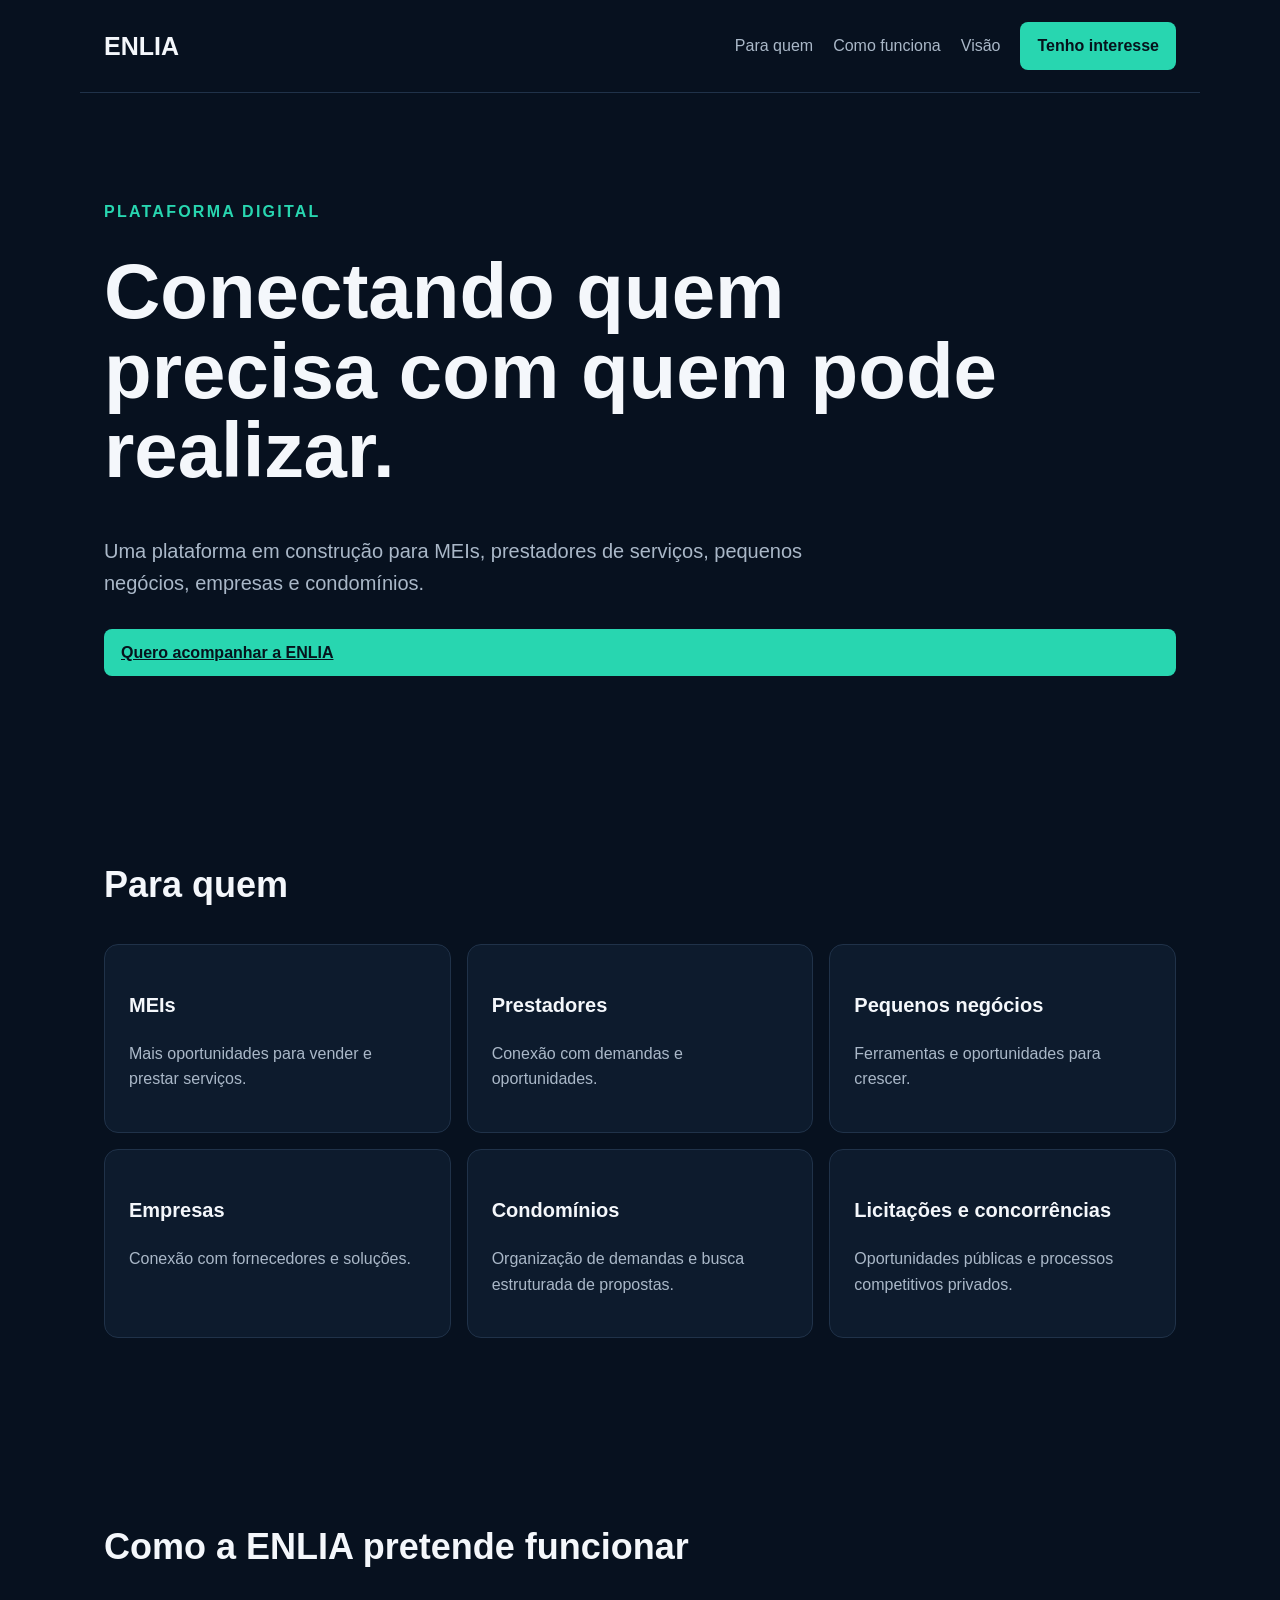
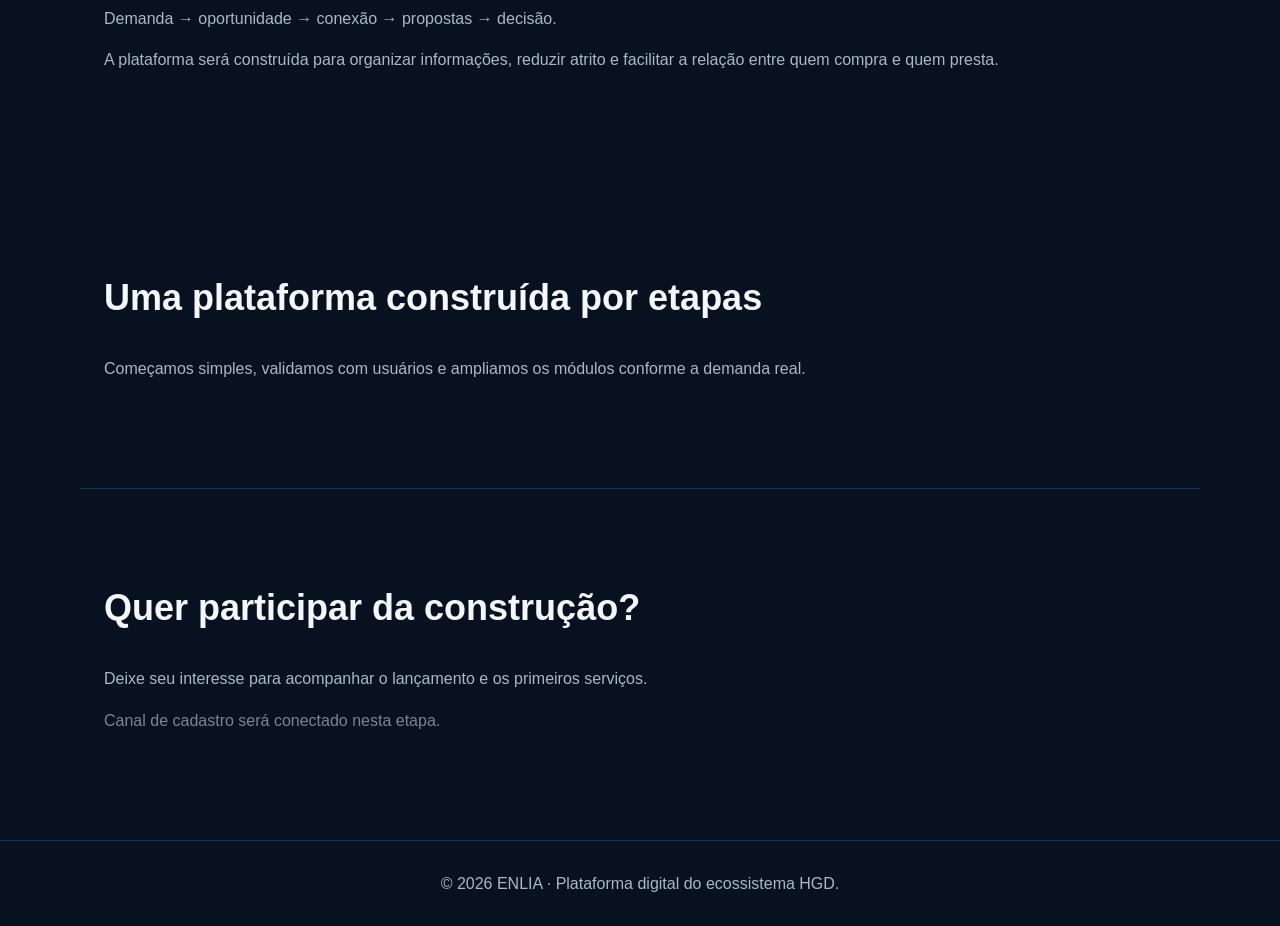
<file: enlia/index.html>
<!doctype html><html lang="pt-BR"><head><meta charset="utf-8"><meta name="viewport" content="width=device-width,initial-scale=1"><title>ENLIA | Plataforma de oportunidades e serviços</title><link rel="stylesheet" href="../assets/style.css"></head><body><header><a class="brand" href="./">ENLIA</a><nav><a href="#para">Para quem</a><a href="#como">Como funciona</a><a href="#futuro">Visão</a><a class="btn" href="#interesse">Tenho interesse</a></nav></header><main><section class="hero"><p class="eyebrow">PLATAFORMA DIGITAL</p><h1>Conectando quem precisa com quem pode realizar.</h1><p>Uma plataforma em construção para MEIs, prestadores de serviços, pequenos negócios, empresas e condomínios.</p><a class="btn" href="#interesse">Quero acompanhar a ENLIA</a></section><section id="para"><h2>Para quem</h2><div class="grid"><article><h3>MEIs</h3><p>Mais oportunidades para vender e prestar serviços.</p></article><article><h3>Prestadores</h3><p>Conexão com demandas e oportunidades.</p></article><article><h3>Pequenos negócios</h3><p>Ferramentas e oportunidades para crescer.</p></article><article><h3>Empresas</h3><p>Conexão com fornecedores e soluções.</p></article><article><h3>Condomínios</h3><p>Organização de demandas e busca estruturada de propostas.</p></article><article><h3>Licitações e concorrências</h3><p>Oportunidades públicas e processos competitivos privados.</p></article></div></section><section id="como"><h2>Como a ENLIA pretende funcionar</h2><p>Demanda → oportunidade → conexão → propostas → decisão.</p><p>A plataforma será construída para organizar informações, reduzir atrito e facilitar a relação entre quem compra e quem presta.</p></section><section id="futuro"><h2>Uma plataforma construída por etapas</h2><p>Começamos simples, validamos com usuários e ampliamos os módulos conforme a demanda real.</p></section><section id="interesse" class="cta"><h2>Quer participar da construção?</h2><p>Deixe seu interesse para acompanhar o lançamento e os primeiros serviços.</p><p class="muted">Canal de cadastro será conectado nesta etapa.</p></section></main><footer>© 2026 ENLIA · Plataforma digital do ecossistema HGD.</footer></body></html>
</file>
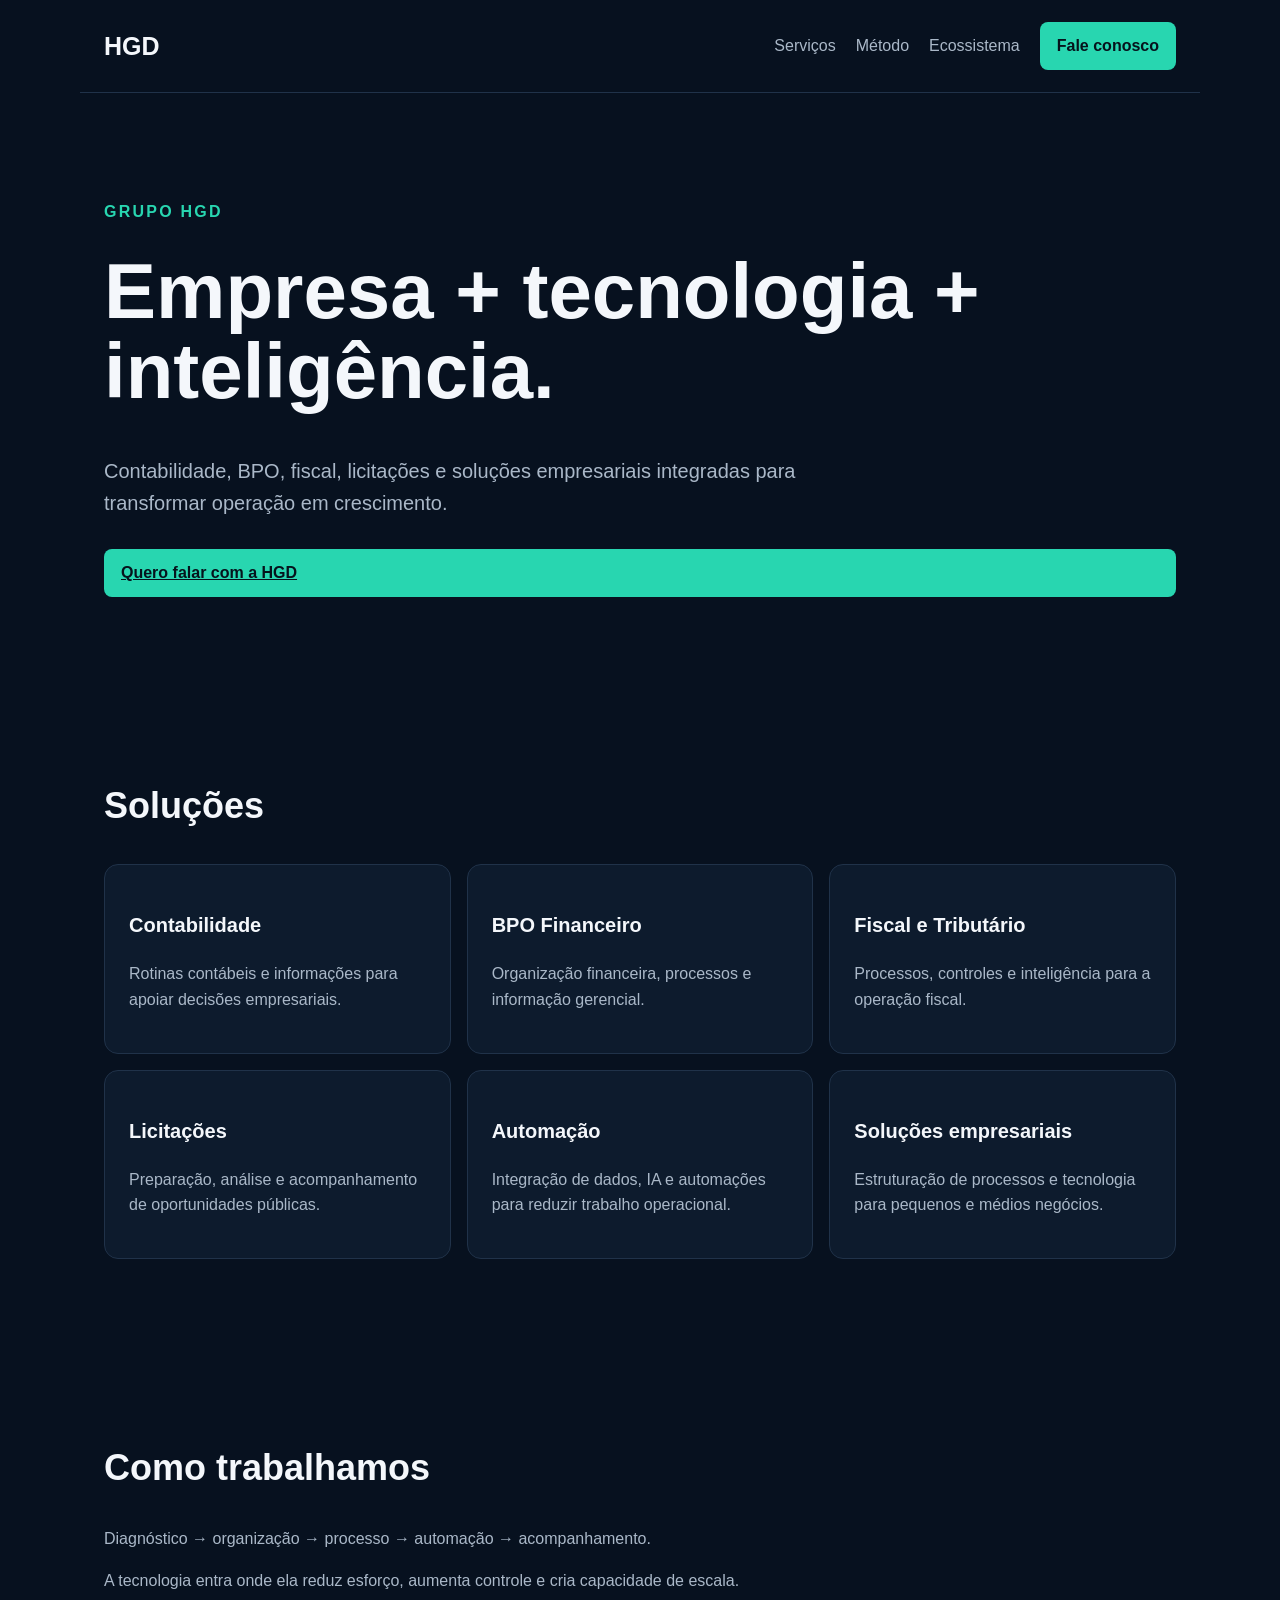
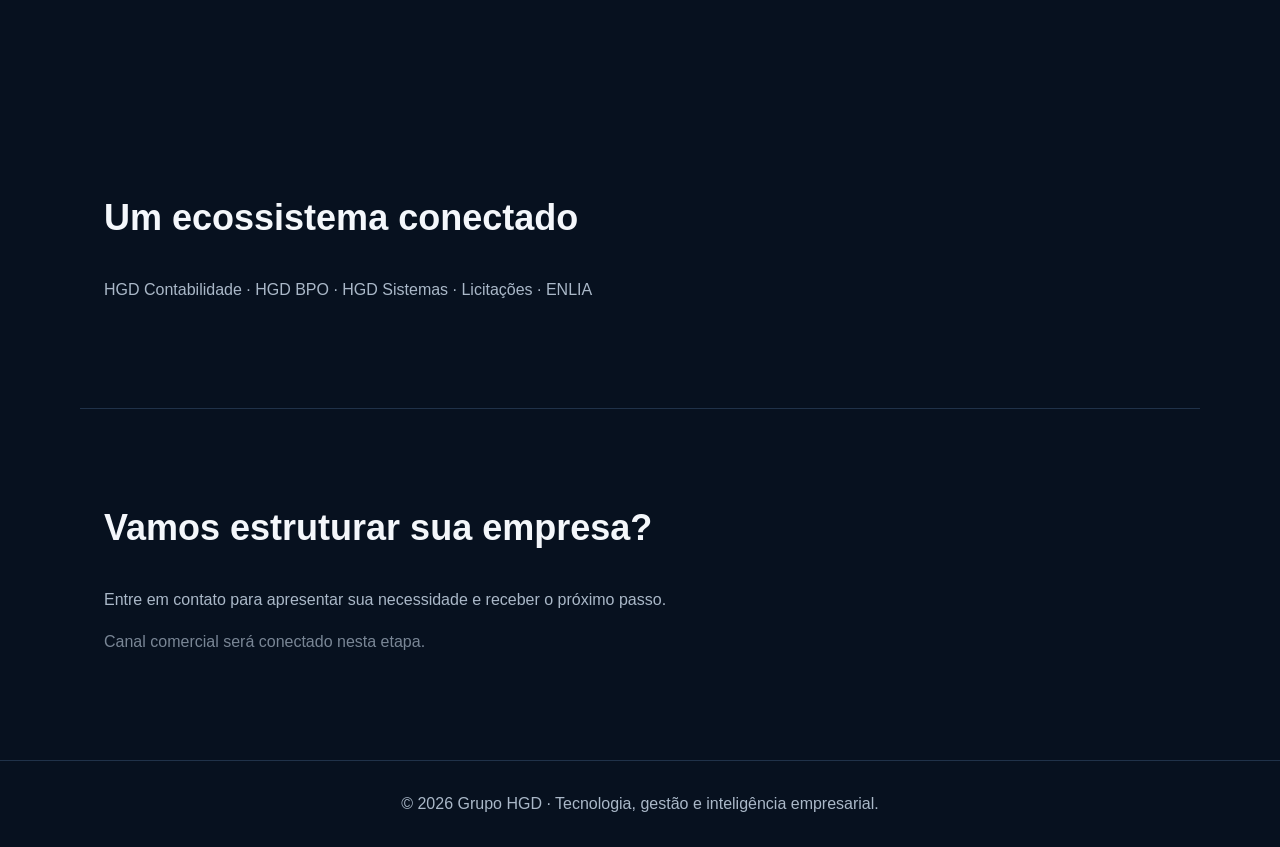
<file: grupohgd/index.html>
<!doctype html><html lang="pt-BR"><head><meta charset="utf-8"><meta name="viewport" content="width=device-width,initial-scale=1"><title>Grupo HGD | Empresa + Tecnologia + Inteligência</title><link rel="stylesheet" href="../assets/style.css"></head><body><header><a class="brand" href="./">HGD</a><nav><a href="#servicos">Serviços</a><a href="#metodo">Método</a><a href="#ecossistema">Ecossistema</a><a class="btn" href="#contato">Fale conosco</a></nav></header><main><section class="hero"><p class="eyebrow">GRUPO HGD</p><h1>Empresa + tecnologia + inteligência.</h1><p>Contabilidade, BPO, fiscal, licitações e soluções empresariais integradas para transformar operação em crescimento.</p><a class="btn" href="#contato">Quero falar com a HGD</a></section><section id="servicos"><h2>Soluções</h2><div class="grid"><article><h3>Contabilidade</h3><p>Rotinas contábeis e informações para apoiar decisões empresariais.</p></article><article><h3>BPO Financeiro</h3><p>Organização financeira, processos e informação gerencial.</p></article><article><h3>Fiscal e Tributário</h3><p>Processos, controles e inteligência para a operação fiscal.</p></article><article><h3>Licitações</h3><p>Preparação, análise e acompanhamento de oportunidades públicas.</p></article><article><h3>Automação</h3><p>Integração de dados, IA e automações para reduzir trabalho operacional.</p></article><article><h3>Soluções empresariais</h3><p>Estruturação de processos e tecnologia para pequenos e médios negócios.</p></article></div></section><section id="metodo"><h2>Como trabalhamos</h2><p>Diagnóstico → organização → processo → automação → acompanhamento.</p><p>A tecnologia entra onde ela reduz esforço, aumenta controle e cria capacidade de escala.</p></section><section id="ecossistema"><h2>Um ecossistema conectado</h2><p>HGD Contabilidade · HGD BPO · HGD Sistemas · Licitações · ENLIA</p></section><section id="contato" class="cta"><h2>Vamos estruturar sua empresa?</h2><p>Entre em contato para apresentar sua necessidade e receber o próximo passo.</p><p class="muted">Canal comercial será conectado nesta etapa.</p></section></main><footer>© 2026 Grupo HGD · Tecnologia, gestão e inteligência empresarial.</footer></body></html>
</file>
<file: assets/style.css>
:root{--bg:#07111f;--panel:#0d1b2d;--text:#f4f7fb;--muted:#aab8c8;--accent:#28d6b0;--line:#203249}*{box-sizing:border-box}html{scroll-behavior:smooth}body{margin:0;background:var(--bg);color:var(--text);font:16px/1.6 Arial,sans-serif}header{max-width:1120px;margin:auto;padding:22px 24px;display:flex;align-items:center;justify-content:space-between;border-bottom:1px solid var(--line)}.brand{font-size:25px;font-weight:800;color:var(--text);text-decoration:none}nav{display:flex;gap:20px;align-items:center}nav a{color:var(--muted);text-decoration:none}.btn{display:inline-block;background:var(--accent);color:#06131c!important;padding:11px 17px;border-radius:8px;font-weight:700}.hero,section{max-width:1120px;margin:auto;padding:90px 24px}.hero{min-height:560px;display:flex;flex-direction:column;justify-content:center}.eyebrow{letter-spacing:.14em;font-weight:700;color:var(--accent)}h1{font-size:clamp(42px,7vw,78px);line-height:1.02;max-width:900px;margin:12px 0 24px}h2{font-size:36px;margin-top:0}h3{font-size:20px}.hero p:not(.eyebrow){max-width:720px;color:var(--muted);font-size:20px;margin-bottom:30px}.grid{display:grid;grid-template-columns:repeat(3,1fr);gap:16px}.grid article{background:var(--panel);border:1px solid var(--line);border-radius:14px;padding:24px}.grid p,section p{color:var(--muted)}.cta{border-top:1px solid var(--line)}footer{border-top:1px solid var(--line);padding:30px 24px;text-align:center;color:var(--muted)}.muted{opacity:.7}@media(max-width:760px){header{align-items:flex-start}nav{display:none}.hero,section{padding:65px 20px}.grid{grid-template-columns:1fr}h2{font-size:30px}}
</file>
